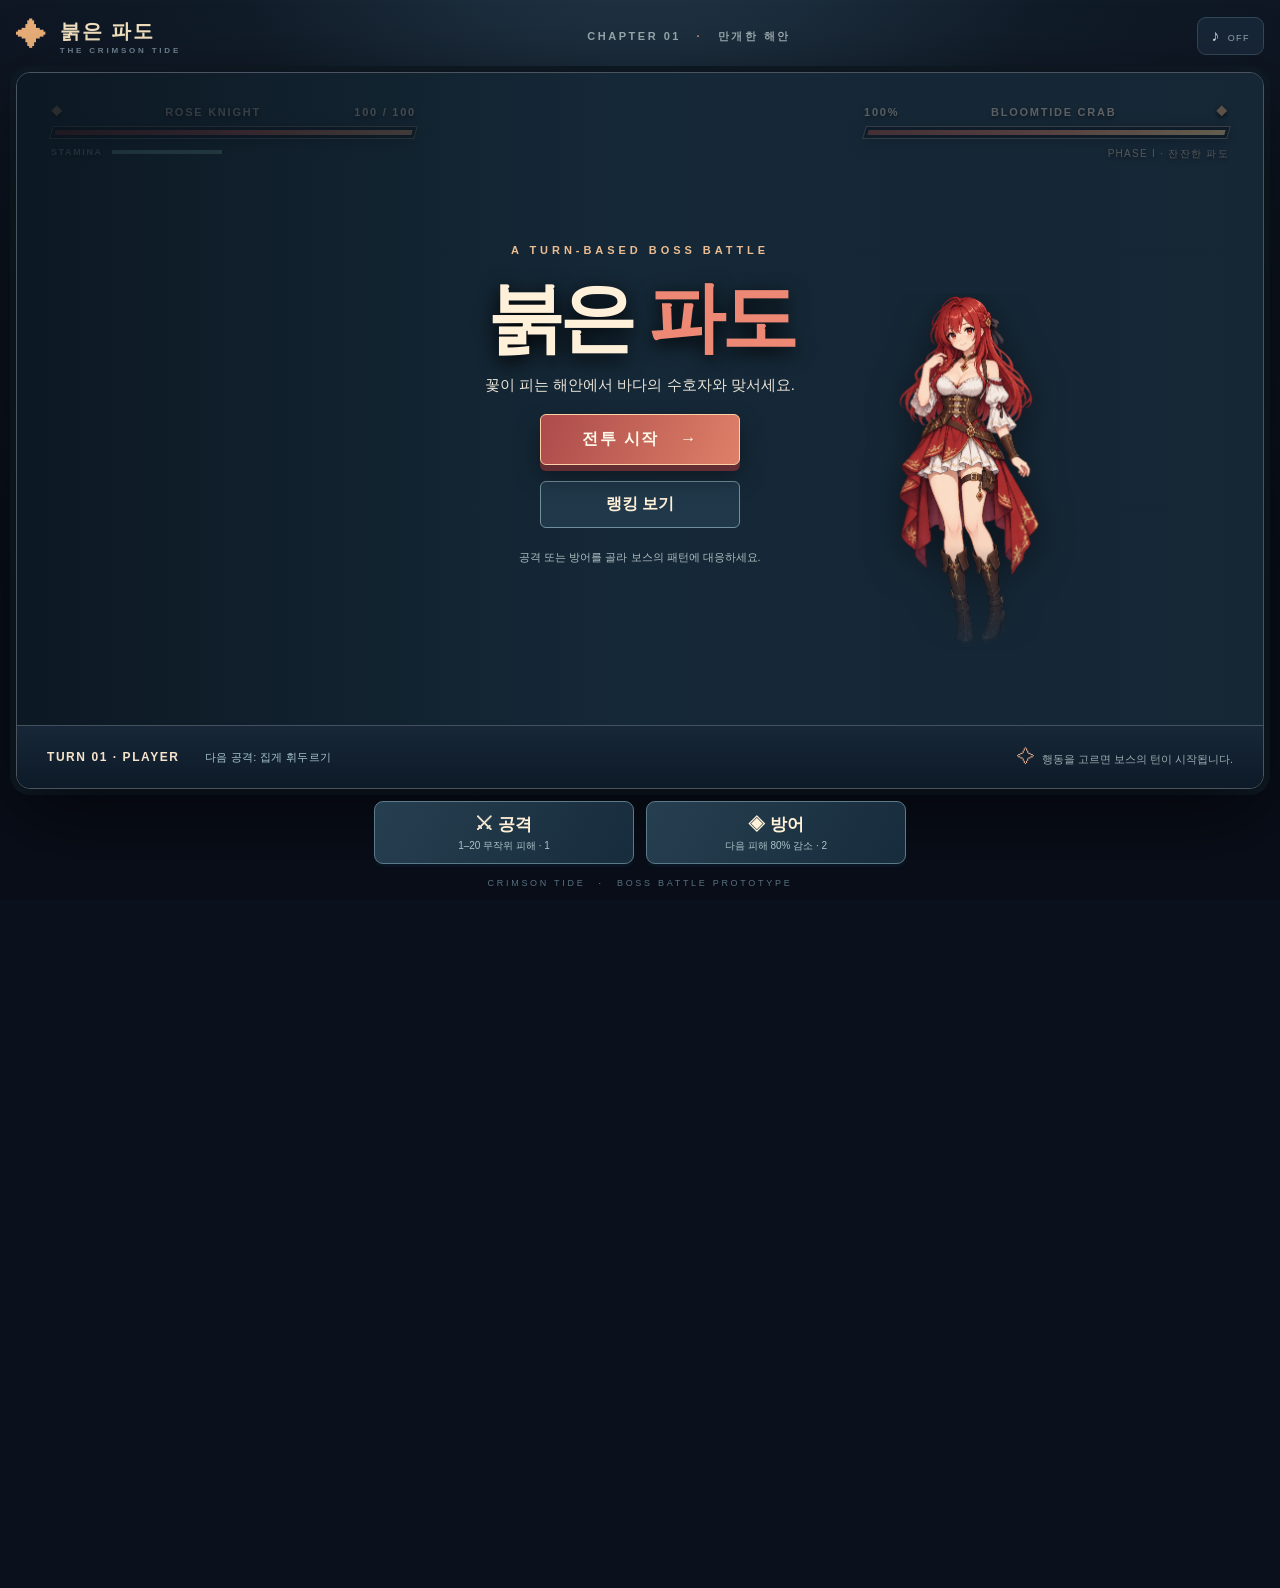
<file: index.html>
<!doctype html>
<html lang="ko">
<head><meta charset="utf-8"><meta http-equiv="refresh" content="0;url=./Client/Browser/"><title>붉은 파도</title></head>
<body><a href="./Client/Browser/">게임 열기</a></body>
</html>
</file>
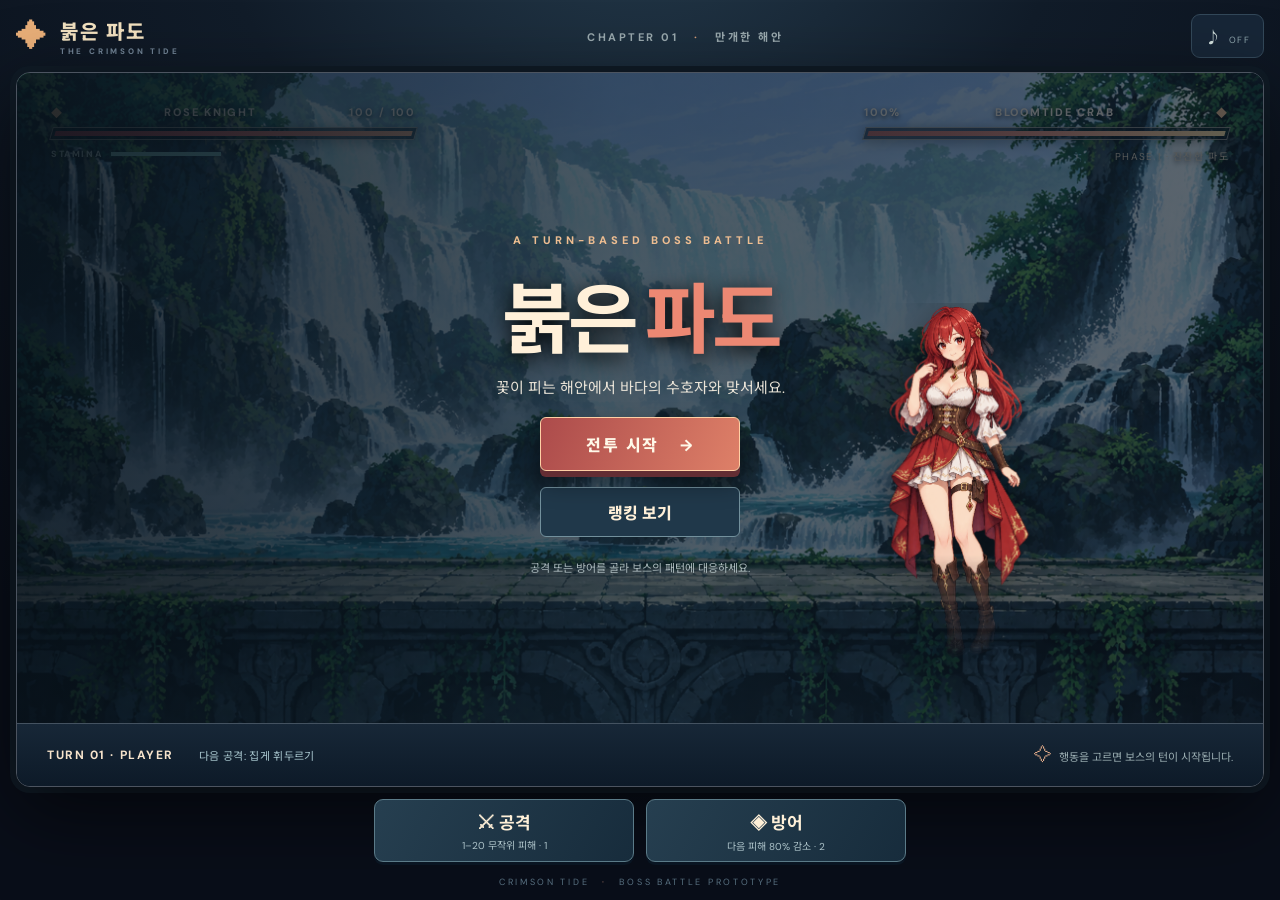
<file: Client/Browser/index.html>
<!doctype html>
<html lang="ko">
<head>
  <meta charset="utf-8" />
  <meta name="viewport" content="width=device-width, initial-scale=1, viewport-fit=cover" />
  <meta name="theme-color" content="#10192a" />
  <title>붉은 파도 — 보스전</title>
  <link rel="stylesheet" href="./style.css" />
  <link rel="stylesheet" href="./turn.css" />
</head>
<body>
  <main class="shell">
    <header class="topbar"><div class="brand"><span class="brand-mark">✦</span><span>붉은 파도 <small>THE CRIMSON TIDE</small></span></div><div class="chapter">CHAPTER 01 <span>·</span> 만개한 해안</div><button id="soundButton" class="icon-button" aria-label="소리 켜기 또는 끄기">♪ <span id="soundLabel">OFF</span></button></header>
    <section class="game-card" aria-label="횡스크롤 보스전 게임">
      <div class="stage-wrap"><canvas id="game" width="1280" height="720" aria-label="게임 화면"></canvas>
        <div class="hud">
          <div class="hud-player"><div class="hud-label"><span class="diamond">◆</span> ROSE KNIGHT <b id="playerHpText">100 / 100</b></div><div class="bar"><span id="playerHpBar"></span></div><div class="resource"><span>STAMINA</span><div class="resource-bar"><i id="staminaBar"></i></div></div></div>
          <div class="hud-boss"><div class="hud-label"><b id="bossHpText">100%</b> BLOOMTIDE CRAB <span class="diamond">◆</span></div><div class="bar boss-bar"><span id="bossHpBar"></span></div><div id="phaseLabel" class="phase">PHASE I · 잔잔한 파도</div></div>
        </div>
        <div id="banner" class="banner hidden"></div>
        <div id="menu" class="overlay"><div class="menu-panel"><p class="eyebrow">A TURN-BASED BOSS BATTLE</p><h1>붉은 <em>파도</em></h1><p class="menu-copy">꽃이 피는 해안에서 바다의 수호자와 맞서세요.</p><div class="menu-art"><img src="../../assets/hero-portrait.png" alt="붉은 머리의 기사" /></div><button id="startButton" class="primary-button">전투 시작 <span>→</span></button><button id="menuRankingButton" class="secondary-button">랭킹 보기</button><p class="menu-hint">공격 또는 방어를 골라 보스의 패턴에 대응하세요.</p></div></div>
        <div id="result" class="overlay hidden"><div class="result-panel"><p id="resultEyebrow" class="eyebrow"></p><h2 id="resultTitle"></h2><p id="resultCopy"></p><div class="result-stats"><span>소요 턴 <b id="resultTurns"></b></span><span>남은 체력 <b id="resultHp"></b></span></div><div class="result-actions"><button id="registerButton" class="primary-button">기록 등록</button><button id="resultRankingButton" class="secondary-button">랭킹 보기</button><button id="retryButton" class="secondary-button">다시 도전 ↻</button></div></div></div>
        <div id="registration" class="overlay hidden"><div class="score-panel"><p class="eyebrow">REGISTER SCORE</p><h2>기록 등록</h2><p id="registrationSummary" class="score-summary"></p><form id="registrationForm"><label for="playerName">이름</label><input id="playerName" name="name" type="text" maxlength="12" autocomplete="nickname" placeholder="이름을 입력하세요" required /><p id="registrationStatus" class="score-status" role="status"></p><div class="score-actions"><button id="submitScoreButton" class="primary-button" type="submit">등록하기</button><button id="closeRegistrationButton" class="secondary-button" type="button">돌아가기</button></div></form></div></div>
        <div id="ranking" class="overlay hidden"><div class="score-panel ranking-panel"><p class="eyebrow">HALL OF FAME</p><h2>랭킹</h2><p class="score-summary">적은 턴 수 우선 · 동률이면 남은 체력 우선</p><ol id="rankingList" class="ranking-list"></ol><p id="rankingStatus" class="score-status" role="status"></p><button id="closeRankingButton" class="secondary-button">돌아가기</button></div></div>
      </div>
      <div class="bottom-panel"><div class="turn-info"><b id="turnLabel">TURN 01 · PLAYER</b><span id="patternPreview">다음 공격: 집게 휘두르기</span></div><div class="tip"><span class="tip-star">✧</span><span id="tipText">행동을 고르면 보스의 턴이 시작됩니다.</span></div></div>
    </section>
    <nav class="turn-controls" aria-label="전투 행동 선택"><div id="actionChoices" class="action-choices"><button id="attackButton" class="turn-button"><b>⚔ 공격</b><small>1–20 무작위 피해 · 1</small></button><button id="guardButton" class="turn-button"><b>◈ 방어</b><small>다음 피해 80% 감소 · 2</small></button></div></nav>
    <footer>CRIMSON TIDE <span>·</span> BOSS BATTLE PROTOTYPE</footer>
  </main>
  <script src="./leaderboard.js"></script>
  <script src="./turn-game.js"></script>
</body>
</html>
</file>
<file: Client/Browser/style.css>
@import url('https://fonts.googleapis.com/css2?family=DM+Sans:wght@400;500;600;700;800&family=Noto+Sans+KR:wght@400;500;600;700;800&display=swap');
:root{font-family:'DM Sans','Noto Sans KR',sans-serif;color:#e9e5dc;background:#0a101c}*{box-sizing:border-box}body{margin:0;min-height:100vh;background:radial-gradient(circle at 50% -20%,#284052 0,#111c29 35%,#090e19 80%)}button{font:inherit;cursor:pointer}.shell{max-width:1440px;margin:auto;padding:0 28px}.topbar{height:83px;display:flex;align-items:center;justify-content:space-between}.brand{display:flex;align-items:center;gap:12px;color:#f3e2c0;font-weight:800;letter-spacing:.09em;font-size:20px}.brand-mark{font-size:30px;color:#e8ae78}.brand small{display:block;color:#728496;font-size:8px;letter-spacing:.35em;margin-top:1px}.chapter{font-size:11px;letter-spacing:.23em;color:#9aa9ae;font-weight:700}.chapter span{color:#d59c78;margin:0 10px}.icon-button{background:#172637;border:1px solid #334859;border-radius:9px;color:#d3e1de;padding:9px 13px;font-size:16px}.icon-button span{font-size:9px;letter-spacing:.16em;margin-left:4px;color:#92a9af}.game-card{border:1px solid #4c5460;box-shadow:0 25px 80px #0009,0 0 0 6px #101b26;border-radius:14px;overflow:hidden;background:#0c1722}.stage-wrap{position:relative;aspect-ratio:16/9;overflow:hidden;background:#243848}canvas{width:100%;height:100%;display:block}.hud{position:absolute;top:0;left:0;right:0;padding:31px 34px;display:flex;justify-content:space-between;gap:18px;pointer-events:none;text-shadow:0 2px 5px #000}.hud-player,.hud-boss{width:min(34%,365px)}.hud-boss{text-align:right}.hud-label{display:flex;align-items:center;justify-content:space-between;font-size:11px;letter-spacing:.16em;font-weight:800;color:#f9eee0}.hud-label b{font-size:11px;color:#fff4e7}.diamond{color:#f0bf8f;margin-right:8px}.hud-boss .diamond{margin-right:0;margin-left:8px}.bar{height:13px;padding:3px;border:1px solid #f1e4d187;background:#081420ac;margin-top:7px;transform:skewX(-16deg);box-shadow:0 2px 12px #0006}.bar span{display:block;height:100%;width:100%;background:linear-gradient(90deg,#a83c49,#e56b62,#f7ad81);transition:width .25s}.boss-bar span{background:linear-gradient(90deg,#bf5e55,#e99179,#ffe1a0)}.resource{display:flex;align-items:center;gap:9px;margin-top:8px;color:#bdd5d2;font-size:9px;letter-spacing:.18em;font-weight:800}.resource-bar{width:110px;height:4px;background:#3b5661}.resource-bar i{display:block;height:100%;background:#8ed2cd;width:100%;transition:width .1s}.phase{font-size:10px;letter-spacing:.13em;color:#dfd3bc;margin-top:8px}.bottom-panel{min-height:79px;display:flex;align-items:center;justify-content:space-between;padding:15px 30px;border-top:1px solid #445260;background:linear-gradient(#172737,#0d1a28)}.controls{display:flex;gap:22px;align-items:center}.controls>div{display:flex;align-items:center;gap:5px}.controls span{font-size:11px;color:#a6b6bc;margin-left:4px}.controls kbd{min-width:25px;height:25px;border-radius:4px;display:inline-flex;align-items:center;justify-content:center;background:#263b4b;border:1px solid #547080;box-shadow:0 2px 0 #091521;color:#f6e8d0;font-size:10px;font-family:inherit;font-weight:800;padding:0 6px}.tip{color:#9aadb1;font-size:11px}.tip-star{color:#e4ad8b;font-size:18px;margin-right:7px}.overlay{position:absolute;inset:0;background:linear-gradient(90deg,#08121bdd 0%,#0e1d2ab8 48%,#0b1521a3);display:flex;align-items:center;justify-content:center;z-index:5}.hidden{display:none!important}.menu-panel{text-align:center;position:relative;z-index:1;padding:10px 20px}.eyebrow{font-size:11px;letter-spacing:.36em;font-weight:800;color:#edbd91}.menu-panel h1,.result-panel h2{font-size:clamp(44px,6vw,86px);margin:5px 0;color:#fff0d9;letter-spacing:-.06em;text-shadow:0 5px 20px #000}.menu-panel h1 em{font-style:normal;color:#ec8873}.menu-copy{color:#e9e3d7;font-size:15px;margin:0 0 19px}.menu-art{position:absolute;width:250px;height:360px;left:calc(100% + 15px);bottom:-78px;overflow:hidden;mask-image:linear-gradient(#000 70%,transparent)}.menu-art img{height:100%;width:auto;filter:drop-shadow(0 8px 20px #0007)}.primary-button{min-width:200px;padding:14px 23px;border:1px solid #ffd0a5;border-radius:6px;background:linear-gradient(110deg,#ac4b4b,#de8068);color:#fff9e9;font-weight:800;letter-spacing:.11em;box-shadow:0 6px 0 #632d33,0 12px 25px #0006;transition:transform .15s,box-shadow .15s}.primary-button:hover{transform:translateY(-2px);box-shadow:0 8px 0 #632d33,0 16px 25px #0006}.primary-button span{margin-left:15px}.menu-hint{font-size:11px;color:#afbdc0;margin-top:22px}.banner{position:absolute;top:21%;left:50%;transform:translateX(-50%);background:#081623c9;border:1px solid #deac8b;color:#fff2dc;padding:13px 31px;z-index:3;font-weight:800;letter-spacing:.17em;white-space:nowrap;box-shadow:0 6px 35px #0008}.result-panel{text-align:center;background:#0d1b2ce8;border:1px solid #d8aa8699;padding:35px 50px;border-radius:8px;box-shadow:0 20px 70px #000a}.result-panel h2{font-size:54px}.result-panel>p:not(.eyebrow){color:#c6d0d0}.result-stats{display:flex;gap:30px;justify-content:center;margin:25px 0;color:#aebdc1;font-size:12px}.result-stats b{display:block;color:#fff0d3;font-size:22px;margin-top:6px}footer{text-align:center;padding:26px;color:#587080;font-size:9px;letter-spacing:.3em}footer span{color:#b68370;margin:0 8px}.mobile-controls{display:none}@media(max-width:900px){.shell{padding:0 12px}.topbar{height:62px}.chapter{display:none}.hud{padding:14px}.hud-label{font-size:8px}.hud-label b{font-size:8px}.bar{height:10px}.phase,.resource{font-size:7px}.bottom-panel{min-height:51px;padding:10px}.controls{gap:7px}.controls kbd{font-size:8px;min-width:18px;height:18px;padding:0 4px}.controls span,.tip{font-size:8px}.menu-art{display:none}.menu-copy{font-size:12px}.mobile-controls{display:flex;justify-content:space-between;margin:17px 0;gap:12px}.mobile-left,.mobile-right{display:flex;gap:7px}.mobile-controls button{min-width:47px;height:44px;border-radius:8px;border:1px solid #648094;background:#243b4c;color:#f7ead3;font-size:12px;font-weight:800;touch-action:none}.mobile-controls button:active{background:#b76961}}@media(max-width:620px){.bottom-panel .controls{display:none}.bottom-panel{justify-content:center}.mobile-right{display:grid;grid-template-columns:repeat(4,1fr)}.mobile-controls button{min-width:42px}.menu-panel h1{font-size:43px}.menu-copy{font-size:11px}.result-panel{padding:20px}.result-panel h2{font-size:38px}}
</file>
<file: Client/Browser/turn.css>
/* Full-window arena with the original battle chrome. */
html, body { height: 100%; overflow: hidden; }
.shell { max-width: none; width: 100%; height: 100dvh; display: flex; flex-direction: column; padding: 0 16px; }
.topbar { height: 72px; flex: none; }
.game-card { flex: 1; min-height: 0; display: flex; flex-direction: column; }
.stage-wrap { flex: 1; min-height: 0; aspect-ratio: auto; background: linear-gradient(#10213355,#0b172a66), url('../UnityGame/Assets/Resources/Background/arena-waterfalls.png') center / cover; }
canvas { height: 100%; object-fit: cover; }
.bottom-panel { flex: none; min-height: 63px; }
.turn-info { display: flex; align-items: center; gap: 25px; color: #f7e4cc; font-size: 12px; letter-spacing: .13em; }
.turn-info span { color: #a8c6ce; font-size: 11px; letter-spacing: .03em; }
.turn-controls { flex: none; padding: 12px 0 8px; }
.action-choices { display: flex; justify-content: center; gap: 12px; }
.turn-button { width: min(48%,260px); min-height: 63px; background: linear-gradient(120deg,#263f50,#172c3c); border: 1px solid #5b7b88; border-radius: 9px; color: #fff0d8; box-shadow: 0 3px 0 #091522; transition: transform .14s, background .14s; }
.turn-button:hover:not(:disabled) { background: linear-gradient(120deg,#9e4950,#cb7261); transform: translateY(-2px); }
.turn-button:disabled { opacity: .45; cursor: default; }
.turn-button b { display: block; font-size: 17px; }
.turn-button small { display: block; margin-top: 3px; color: #aec4ca; font-size: 10px; }
.turn-button:hover small { color: #ffe7d5; }
.turn-button.subtle { width: 125px; background: #172637; }
.menu-hint { margin-bottom: 0; }
.secondary-button { padding: 12px 20px; border: 1px solid #72909c; border-radius: 6px; background: #20384a; color: #fff0d8; font-weight: 800; cursor: pointer; }
.secondary-button:hover { background: #34566a; }
.menu-panel > .secondary-button { display: block; margin: 16px auto 0; min-width: 200px; }
.result-actions, .score-actions { display: flex; flex-wrap: wrap; justify-content: center; gap: 10px; }
.result-actions .primary-button { min-width: 150px; }
.result-actions .secondary-button { min-width: 130px; }
#registration, #ranking { z-index: 7; }
.score-panel { width: min(92vw,520px); max-height: 90%; overflow: auto; text-align: center; background: #0d1b2cf2; border: 1px solid #d8aa8699; border-radius: 8px; box-shadow: 0 20px 70px #000a; padding: 24px; }
.score-panel h2 { color: #fff0d9; font-size: 34px; margin: 4px 0 14px; }
.score-summary { color: #c6d0d0; font-size: 14px; }
#registrationForm label { display: block; text-align: left; color: #f0d4ae; margin: 20px 0 7px; font-weight: 800; }
#playerName { width: 100%; padding: 13px 15px; border: 1px solid #63808d; border-radius: 6px; background: #132637; color: #fff; font: inherit; font-size: 17px; }
#playerName:focus { outline: 2px solid #e7ae7e; outline-offset: 2px; }
.score-status { min-height: 24px; color: #b9d5dc; font-size: 12px; margin: 12px 0; }
.ranking-list { list-style: none; margin: 20px 0; padding: 0; max-height: min(42vh,340px); overflow: auto; }
.ranking-list li { display: grid; grid-template-columns: 36px 1fr 70px 65px; gap: 8px; align-items: center; text-align: left; padding: 11px; border-bottom: 1px solid #ffffff22; color: #f8ead6; }
.ranking-list li:first-child { color: #ffe0a1; }
.ranking-list .rank-number { color: #dfa574; font-weight: 800; }
.ranking-list .rank-turns, .ranking-list .rank-hp { text-align: right; white-space: nowrap; }
footer { flex: none; padding: 6px 0 12px; }
@media (max-width: 900px) {
  .shell { padding: 0 8px; }
  .topbar { height: 58px; }
  .stage-wrap { background-position: center; }
  canvas { object-fit: contain; transform: translateY(44px); pointer-events: none; }
  .bottom-panel { min-height: 58px; }
  .turn-info { display: block; font-size: 10px; }
  .turn-info span { display: block; font-size: 9px; margin-top: 3px; }
  .turn-controls { padding: 9px 0; }
  .action-choices { gap: 6px; }
  .turn-button { width: 48%; min-height: 61px; padding: 5px; }
  .turn-button b { font-size: 13px; }
  .turn-button small { font-size: 8px; }
  .turn-button.subtle { width: 22%; }
  .tip { max-width: 42%; text-align: right; }
  .result-panel { max-width: 90vw; }
  .result-actions .primary-button, .result-actions .secondary-button { min-width: 118px; padding: 10px; font-size: 12px; }
  .ranking-list li { grid-template-columns: 26px 1fr 58px 48px; gap: 5px; padding: 9px 4px; font-size: 11px; }
  footer { padding: 3px 0 7px; }
}
</file>
